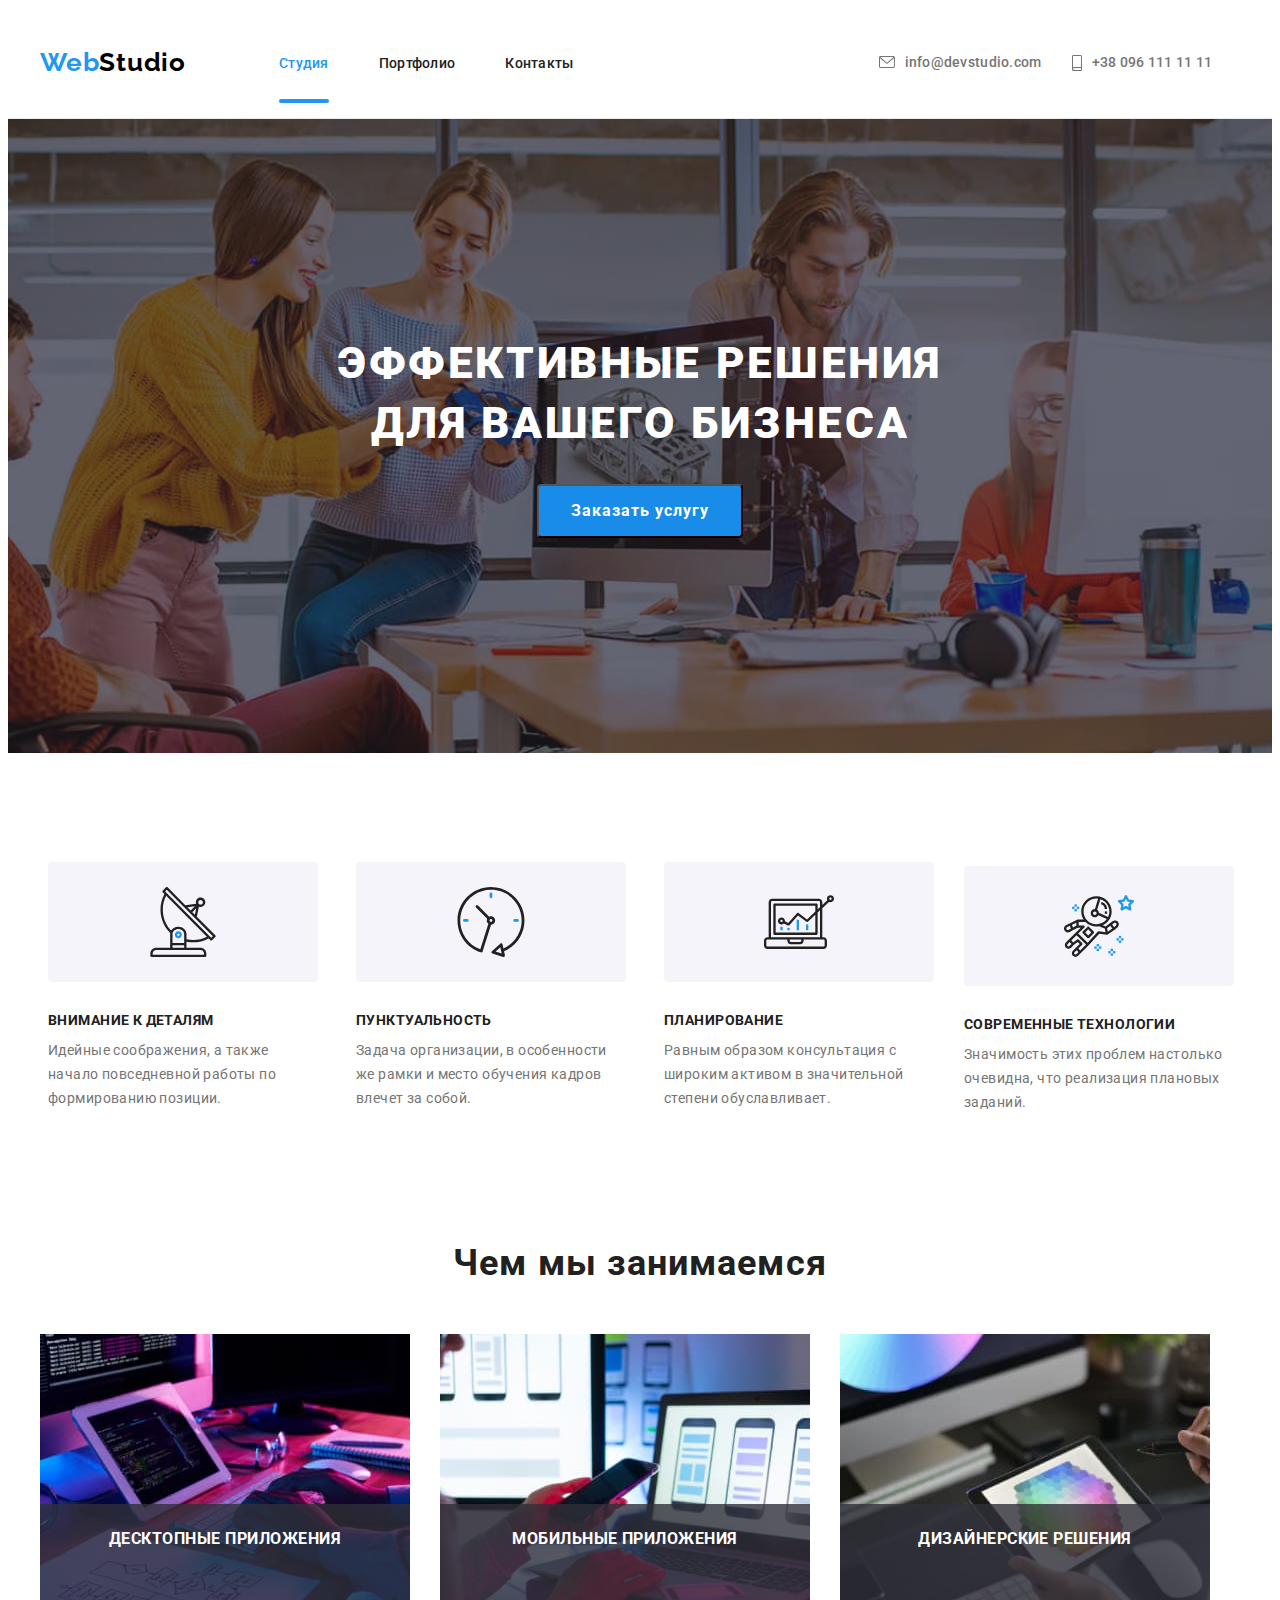
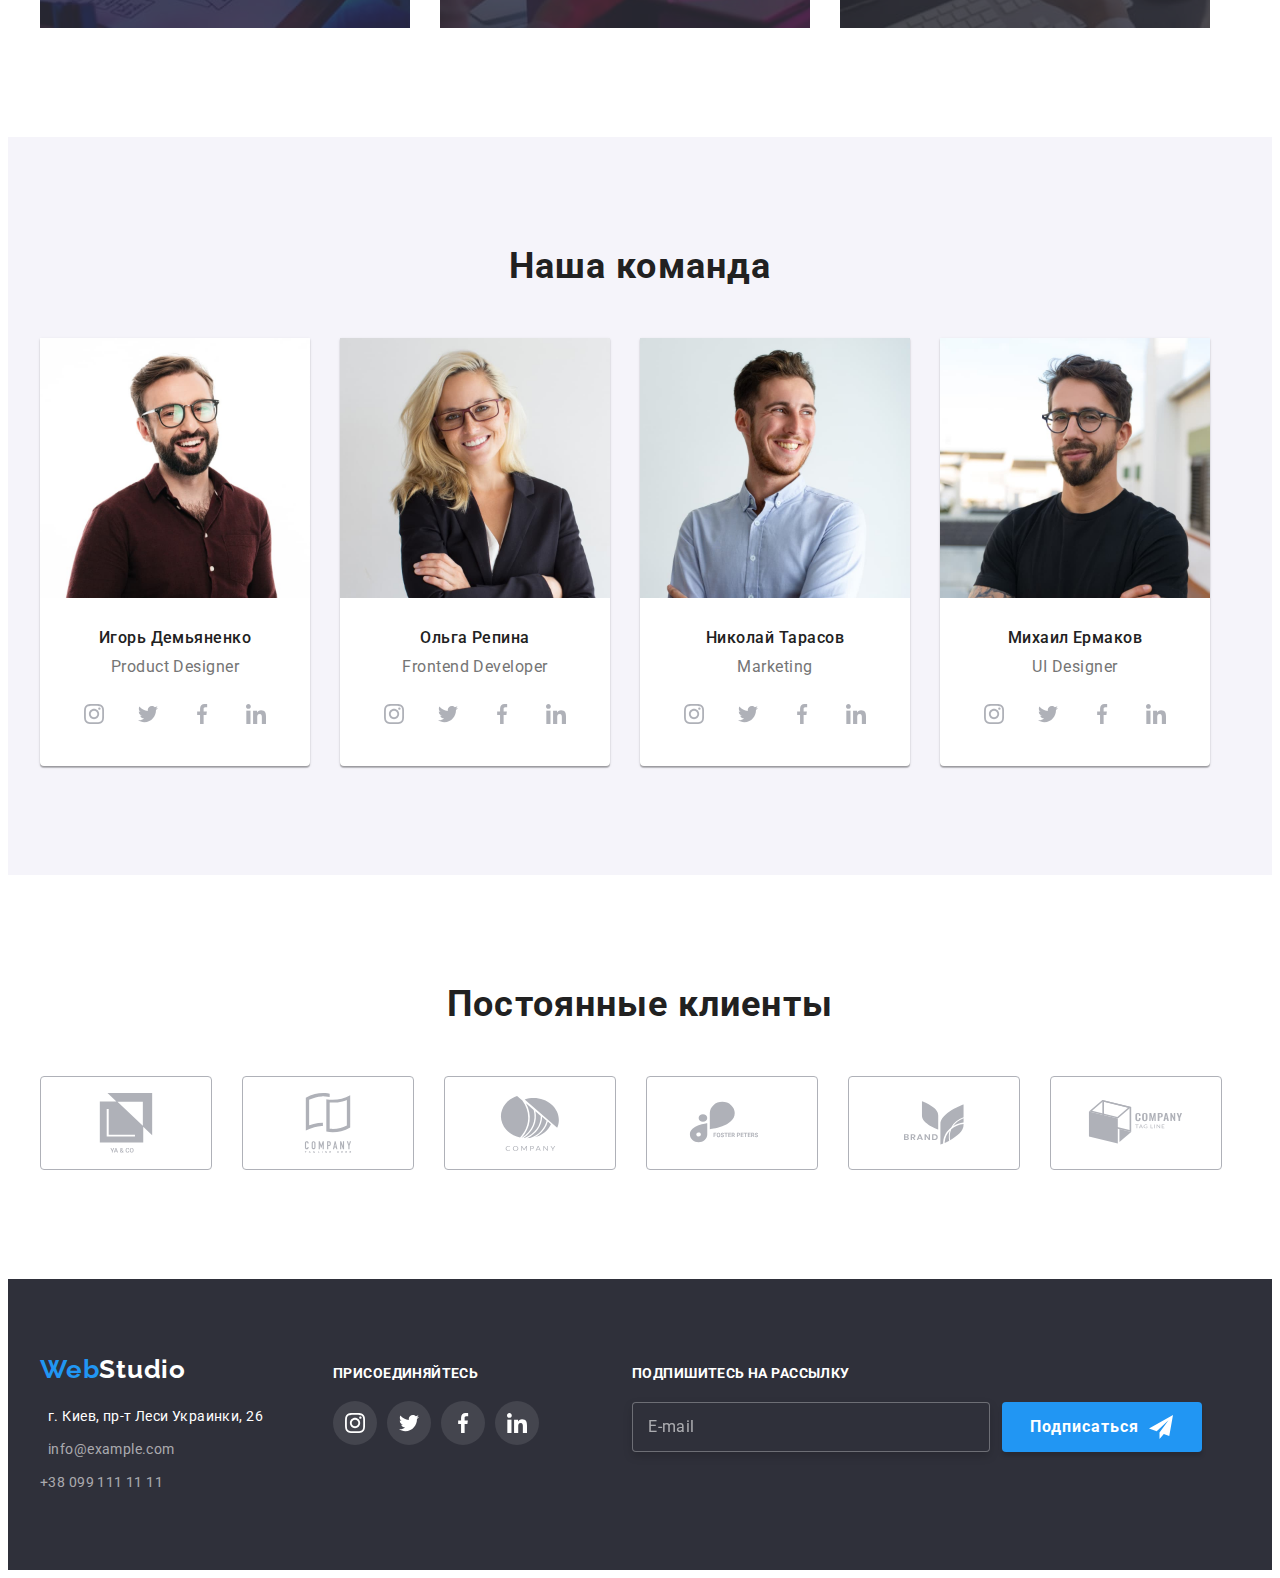
<file: index.html>
<!DOCTYPE html>
<html lang="ru">
<head>
    <meta charset="UTF-8">
    <meta http-equiv="X-UA-Compatible" content="IE=edge">
    <meta name="viewport" content="width=device-width, initial-scale=1.0">
    <title>WebStudio</title>
    <link rel="preconnect" href="https://fonts.gstatic.com">
    <link href="https://fonts.googleapis.com/css2?family=Raleway:wght@700&family=Roboto:wght@400;500;700;900&display=swap" rel="stylesheet">
    <link rel="stylesheet" href="https://cdnjs.cloudflare.com/ajax/libs/modern-normalize/0.2.0/modern-normalize.min.css" integrity="sha512-sqIVMkf5f8XGYI/UZYGs7wODxlUeoj9JknataPfUwtvrSKWMHrMXGZ7Evb6nabFYJQG15vFFyALe6r0nWCD1Ug==" crossorigin="anonymous" referrerpolicy="no-referrer" />
    <link rel="stylesheet" href="./css/styles.css">
</head>
<body> 
    <!--Секція HEADER-->
    <header class="header">
        <div class="container header-container">
            <nav class="navigation">
                        <!--Секція логотипа Logo-->
                <a class="logo" href="./">
                    <span class="logo-web">Web</span><span class="logo-s">Studio</span>
                </a>
                        <!--Секція навігації Menu-->
                <ul class="menu">
                    <li class="list-menu">
                        <a class="menu-link current" href="">Студия</a>
                    </li>
                    <li class="list-menu">
                        <a class="menu-link" href="./portfolio.html">Портфолио</a>
                    </li>
                    <li class="list-menu">
                        <a class="menu-link" href="">Контакты</a>
                    </li>
                </ul>
            </nav>
                        <!--Секція навігації Email та Tele-->
        <ul class="adress">
            <li class="list-adress">
                <a class="mail-link" href="emailto:info@devstudio.com">
                    <svg class="icon-list-adress" width="16" height="12">
                        <use href="./images/sprite.svg#mail"></use></svg>info@devstudio.com</a>
            </li>
            <li class="list-adress">
                <a class="tel-link" href="tel:+380961111111">
                    <svg class="icon-list-adress" width="10" height="16">
                        <use href="./images/sprite.svg#tel"></use></svg>+38 096 111 11 11</a>
            </li>
        </ul>
        </div>
    </header>

    <main>
        <!-- Секція HERO -->
        <section class="section-hero">
            <div class="container">
                <h1 class="hero-z">Эффективные решения 
                для вашего бизнеса</h1>
            <button class="modal-btn" type="button" data-modal-open>Заказать услугу</button>
            </div>
        </section>

        <!--Секція Section-1 Наши особенности-->
        <section class="section">
            <div class="container features-container">
            <h2 class="visualy-hidden">Наши особенности</h2>
            <ul class="features-menu">
                <li class="list">
                    <div class="features">
                    <svg class="features-list-icon" width="70" height="70">
                        <use href="./images/sprite.svg#sat">
                        </use>
                    </svg>
                    </div>
                    <h2 class="features-list">Внимание к деталям</h2>
                    <p class="hero-list-item">Идейные соображения, а также начало повседневной работы по формированию позиции.</p>
                </li>
                <li class="list">
                    <div class="features">
                        <svg class="features-list-icon" width="70" height="70">
                            <use href="./images/sprite.svg#clock">
                            </use>
                        </svg>
                    </div>
                    <h2  class="features-list">Пунктуальность</h2>
                    <p class="hero-list-item">Задача организации, в особенности же рамки и место обучения кадров влечет за собой.</p>
                </li>
                <li class="list">
                    <div class="features">
                        <svg class="features-list-icon" width="70" height="70">
                            <use href="./images/sprite.svg#diagram">
                            </use>
                        </svg>
                    </div>
                    <h2  class="features-list">Планирование</h2>
                    <p class="hero-list-item">Равным образом консультация с широким активом в значительной степени обуславливает.</p>
                </li>
                <li class="list">
                    <div class="features">
                        <svg class="features-list-icon" width="70" height="70">
                            <use href="./images/sprite.svg#astronaut">
                            </use>
                        </svg>
                    </div>
                    <h2  class="features-list">Современные технологии</h2>
                    <p class="hero-list-item">Значимость этих проблем настолько очевидна, что реализация плановых заданий.</p>
                </li>
            </ul>
            </div>
        </section>
        <!--Секція Section-2 Чем мы занимаемся-->
        <section class="work section">
            <div class="container">
                <h2 class="section-work">Чем мы занимаемся</h2>
                <ul class="work-section" >
                    <li class="work-list">
                        <div class="work-overlay">
                            <img src="./images/img-1.jpg" alt="Внимание к деталям" width="370" height="294">
                            <p class="overlay-work">
                                Десктопные приложения</p>
                        </div>
                    </li>
                    <li class="work-list">
                        <div class="work-overlay">
                            <img src="./images/img-2.jpg" alt="Пунктуальность" width="370" height="294">
                            <p class="overlay-work">
                            Мобильные приложения</p>
                        </div>
                    </li>
                    <li class="work-list">
                        <div class="work-overlay">
                            <img src="./images/img-3.jpg" alt="Современные технологии" width="370" height="294">
                            <p class="overlay-work">
                                Дизайнерские решения</p>
                        </div>
                    </li>
                </ul>
            </div>
        </section>

        <!--Секція Section-3 Наша команда-->
        <section class="section3 section">
            <div class="container">
            <h2 class="section-work">Наша команда</h2>
            <ul class="team-work">
                <li class="team-list">
                    <img src="./images/img-dem.jpg"  alt="Игорь Демьяненко" width="270" height="260">
                    <div class="team-item">
                        <h3 class="section-our-team">Игорь Демьяненко</h3>
                        <p class="section-profession">Product Designer</p>
                        <!--Список соціальних мереж-->
                        <ul class="social-network">
                            <li class="social-network-item">
                                <a class="social-network-link" href="">
                                    <svg class="social-network-icon" width="20" height="20">
                                        <use href="./images/sprite.svg#instagram">
                                        </use>
                                    </svg>
                                </a>
                            </li>
                            <li class="social-network-item">
                                <a class="social-network-link" href="">
                                    <svg class="social-network-icon" width="20" height="20">
                                        <use href="./images/sprite.svg#twitter">
                                        </use>
                                    </svg>
                                </a>
                            </li>
                            <li class="social-network-item">
                                <a class="social-network-link" href="">
                                    <svg class="social-network-icon" width="20" height="20">
                                        <use href="./images/sprite.svg#facebook">
                                        </use>
                                    </svg>
                                </a>
                            </li>
                            <li class="social-network-item">
                                <a class="social-network-link" href="">
                                    <svg class="social-network-icon" width="20" height="20">
                                        <use href="./images/sprite.svg#linkedin">
                                        </use>
                                    </svg>
                                </a>
                            </li>
                        </ul>
                        
                    </div>
                </li>
                <li class="team-list">
                    <img src="./images/img-op.jpg" alt="Ольга Репина" width="270" height="260">
                    <div class="team-item">
                        <h3 class="section-our-team">Ольга Репина</h3>
                        <p class="section-profession">Frontend Developer</p>
                        <!--Список соціальних мереж-->
                        <ul class="social-network">
                            <li class="social-network-item">
                                <a class="social-network-link" href="">
                                    <svg class="social-network-icon" width="20" height="20">
                                        <use href="./images/sprite.svg#instagram">
                                        </use>
                                    </svg>
                                </a>
                            </li>
                            <li class="social-network-item">
                                <a class="social-network-link" href="">
                                    <svg class="social-network-icon" width="20" height="20">
                                        <use href="./images/sprite.svg#twitter">
                                        </use>
                                    </svg>
                                </a>
                            </li>
                            <li class="social-network-item">
                                <a class="social-network-link" href="">
                                    <svg class="social-network-icon" width="20" height="20">
                                        <use href="./images/sprite.svg#facebook">
                                        </use>
                                    </svg>
                                </a>
                            </li>
                            <li class="social-network-item">
                                <a class="social-network-link" href="">
                                    <svg class="social-network-icon" width="20" height="20">
                                        <use href="./images/sprite.svg#linkedin">
                                        </use>
                                    </svg>
                                </a>
                            </li>
                        </ul>
                        
                    </div>
                </li>
                <li class="team-list">
                    <img src="./images/img-nt.jpg" alt="Николай Тарасов" width="270" height="260">
                    <div class="team-item">
                        <h3 class="section-our-team">Николай Тарасов</h3>
                        <p class="section-profession">Marketing</p>
                        <!--Список соціальних мереж-->
                        <ul class="social-network">
                            <li class="social-network-item">
                                <a class="social-network-link" href="">
                                    <svg class="social-network-icon" width="20" height="20">
                                        <use href="./images/sprite.svg#instagram">
                                        </use>
                                    </svg>
                                </a>
                            </li>
                            <li class="social-network-item">
                                <a class="social-network-link" href="">
                                    <svg class="social-network-icon" width="20" height="20">
                                        <use href="./images/sprite.svg#twitter">
                                        </use>
                                    </svg>
                                </a>
                            </li>
                            <li class="social-network-item">
                                <a class="social-network-link" href="">
                                    <svg class="social-network-icon" width="20" height="20">
                                        <use href="./images/sprite.svg#facebook">
                                        </use>
                                    </svg>
                                </a>
                            </li>
                            <li class="social-network-item">
                                <a class="social-network-link" href="">
                                    <svg class="social-network-icon" width="20" height="20">
                                        <use href="./images/sprite.svg#linkedin">
                                        </use>
                                    </svg>
                                </a>
                            </li>
                        </ul>
                    </div>
                <li class="team-list">
                    <img src="./images/img-me.jpg" alt="Михаил Ермаков" width="270" height="260">
                    <div class="team-item">
                        <h3 class="section-our-team">Михаил Ермаков</h3>
                        <p class="section-profession">UI Designer</p>
                        <ul class="social-network">
                            <li class="social-network-item">
                                <a class="social-network-link" href="">
                                    <svg class="social-network-icon" width="20" height="20">
                                        <use href="./images/sprite.svg#instagram">
                                        </use>
                                    </svg>
                                </a>
                            </li>
                            <li class="social-network-item">
                                <a class="social-network-link" href="">
                                    <svg class="social-network-icon" width="20" height="20">
                                        <use href="./images/sprite.svg#twitter">
                                        </use>
                                    </svg>
                                </a>
                            </li>
                            <li class="social-network-item">
                                <a class="social-network-link" href="">
                                    <svg class="social-network-icon" width="20" height="20">
                                        <use href="./images/sprite.svg#facebook">
                                        </use>
                                    </svg>
                                </a>
                            </li>
                            <li class="social-network-item">
                                <a class="social-network-link" href="">
                                    <svg class="social-network-icon" width="20" height="20">
                                        <use href="./images/sprite.svg#linkedin">
                                        </use>
                                    </svg>
                                </a>
                            </li>
                        </ul>
                    </div>
                </li>
            </ul>
            </div>
        </section>

        <!--Секція Section-4 Постоянные клиенты-->
        <section class="section4 section">
            <div class="container">
                <h2 class="section-work">
                Постоянные клиенты
                </h2>
                    <ul class="client">
                        <li class="client-item">
                            <a class="client-link" href="">
                                <svg class="client-icon" width="106" height="60">
                                    <use href="./images/sprite.svg#client_1">
                                    </use>
                                </svg>
                            </a>
                        </li>
                        <li class="client-item">
                            <a class="client-link" href="">
                                <svg class="client-icon" width="106" height="60">
                                    <use href="./images/sprite.svg#client_2">
                                    </use>
                                </svg>
                            </a>
                        </li>
                        <li class="client-item">
                            <a class="client-link" href="">
                                <svg class="client-icon" width="106" height="60">
                                    <use href="./images/sprite.svg#client_3">
                                    </use>
                                </svg>
                            </a>
                        </li>
                        <li class="client-item">
                            <a class="client-link" href="">
                                <svg class="client-icon" width="106" height="60">
                                    <use href="./images/sprite.svg#client_4">
                                    </use>
                                </svg>
                            </a>
                        </li>
                        <li class="client-item">
                            <a class="client-link" href="">
                                <svg class="client-icon" width="106" height="60">
                                    <use href="./images/sprite.svg#client_5">
                                    </use>
                                </svg>
                            </a>
                        </li>
                        <li class="client-item">
                            <a class="client-link" href="">
                                <svg class="client-icon" width="106" height="60">
                                    <use href="./images/sprite.svg#client_6">
                                    </use>
                                </svg>
                            </a>
                        </li>
                    </ul>
            </div>
        </section>
    </main>

        <!-- Секція-footer Контакти-->
    <footer class="footer">
        <div class="container footer-container">
                                            <!--Контакти-->
            <div class="adres-footer">
                <a class="logo-footer" href="./">
                    <span class="logo-footer-web">Web</span><span class="logo-footer-s">Studio</span>
                </a>
                    <address>
                        <ul class="adress-list">
                            <li class="list">
                                <a class="footer-adres-1" href="https://goo.gl/maps/1ds3YkNvuFU2GXz48" target="_blank" rel="noopener noreferrer">
                                    г. Киев, пр-т Леси Украинки, 26
                                </a>
                            </li>
                            <li class="list">
                                <a class="footer-adres-2" href="mailto:info@example.com">
                                    info@example.com
                                </a>
                            </li>
                            <li class="list">
                                <a class="footer-adres-2" href="tel:+380991111111">
                                    +38 099 111 11 11
                                </a>
                            </li>
                        </ul>
                    </address>
            </div>
                                            <!--Присоединяйтесь-->
            <div class="join">
                <h3 class="join-title">
                    присоединяйтесь
                </h3>
                <ul class="join-list">
                    <li class="join-item">
                        <a class="join-link" href="">
                            <svg class="join-icon" width="20" height="20">
                                <use href="./images/sprite.svg#instagram">
                                </use>
                            </svg>
                        </a>
                    </li>
                    <li class="join-item">
                        <a class="join-link" href="">
                            <svg class="join-icon" width="20" height="20">
                                <use href="./images/sprite.svg#twitter">
                                </use>
                            </svg>
                        </a>
                    </li>
                    <li class="join-item">
                        <a class="join-link" href="">
                            <svg class="join-icon" width="20" height="20">
                                <use href="./images/sprite.svg#facebook">
                                </use>
                            </svg>
                        </a>
                    </li>
                    <li class="join-item">
                        <a class="join-link" href="">
                            <svg class="join-icon" width="20" height="20">
                                <use href="./images/sprite.svg#linkedin">
                                </use>
                            </svg>
                        </a>
                    </li>
                </ul>
            </div>
                                            <!--Підписка на розсилку-->
            <div class="mailing">
                <label for="email-send" class="mailing-label">Подпишитесь на рассылку</label>
                <div class="message">
                    <form action="#" class="form-send">
                        <input id="email-send" type="email" class="input-form-send" placeholder="E-mail" name="email">
                        <button type="submit" class="button-send"> Подписаться
                            <svg class="send-icon" width="24" height="24">
                                <use href="./images/sprite.svg#send">
                                </use>
                            </svg>
                        </button>
                    </form>
                </div>
            </div>
        </div>
    </footer>

    <!--Модальное окно-->
    <div class="backdrop is-hidden" data-modal>
        <div class="modal">
            <button type="button" class="close-btn" data-modal-close>
                <svg class="icon-close" width="18" height="18">
                    <use href="./images/sprite.svg#close">
                    </use></svg></button>

            <form action="#" class="modal-form">
                <p class="modal-form-head">Оставьте свои данные, мы вам перезвоним</p>
                <!--iNPUT-->
                <label for="" class="modal-form-field">
                    Имя
                    <span class="modal-form-input-wrapper">
                        <input type="text" class="modal-form-input" name="user-name" minlength="2"
                        pattern="[a-zA-Zа-яёАЯЁ]+" title="Имя должно содержать сиволы кирилицы или латиницы" required>
                        <svg class="modal-form-icon" width="18" height="18">
                            <use href="./images/sprite.svg#person">
                            </use></svg>
                    </span>
                </label>
                <label for="" class="modal-form-field">
                    Телефон
                    <span class="modal-form-input-wrapper">
                        <input type="tel" class="modal-form-input" name="user-phone" 
                        pattern="[0-9]{3}-[0-9]{3}-[0-9]{2}-[0-9]{2}" title="096-000-00-00" required>
                        <svg class="modal-form-icon" width="18" height="18">
                            <use href="./images/sprite.svg#phone">
                            </use></svg>
                    </span>
                </label>
                <label for="" class="modal-form-field">
                    Почта
                    <span class="modal-form-input-wrapper">
                        <input type="email" class="modal-form-input" name="user-email">
                        <svg class="modal-form-icon" width="18" height="18">
                            <use href="./images/sprite.svg#email">
                            </use></svg>
                    </span>
                </label>
                <label for="" class="modal-form-field">
                    Комментарий
                    <textarea name="user-message" class="modal-form-message" placeholder="Введите текст"></textarea>
                </label>
                <!--CHECKBOX-->
                <input type="checkbox" class="modal-form-checkbox visualy-hidden" id="accept-policy">
                <label for="accept-policy" class="modal-form-checkbox-label">Соглашаюсь с рассылкой и принимаю &nbsp; <a href="#" class="modal-form-label-link"> Условия договора</a></label>
                <button type="submit" class="modal-form-btn">Отправить</button>
            </form>
        </div>
    </div>
    <!--Секція JS-->
    <script src="./js/modal.js"></script>
</body>
</html>
</file>
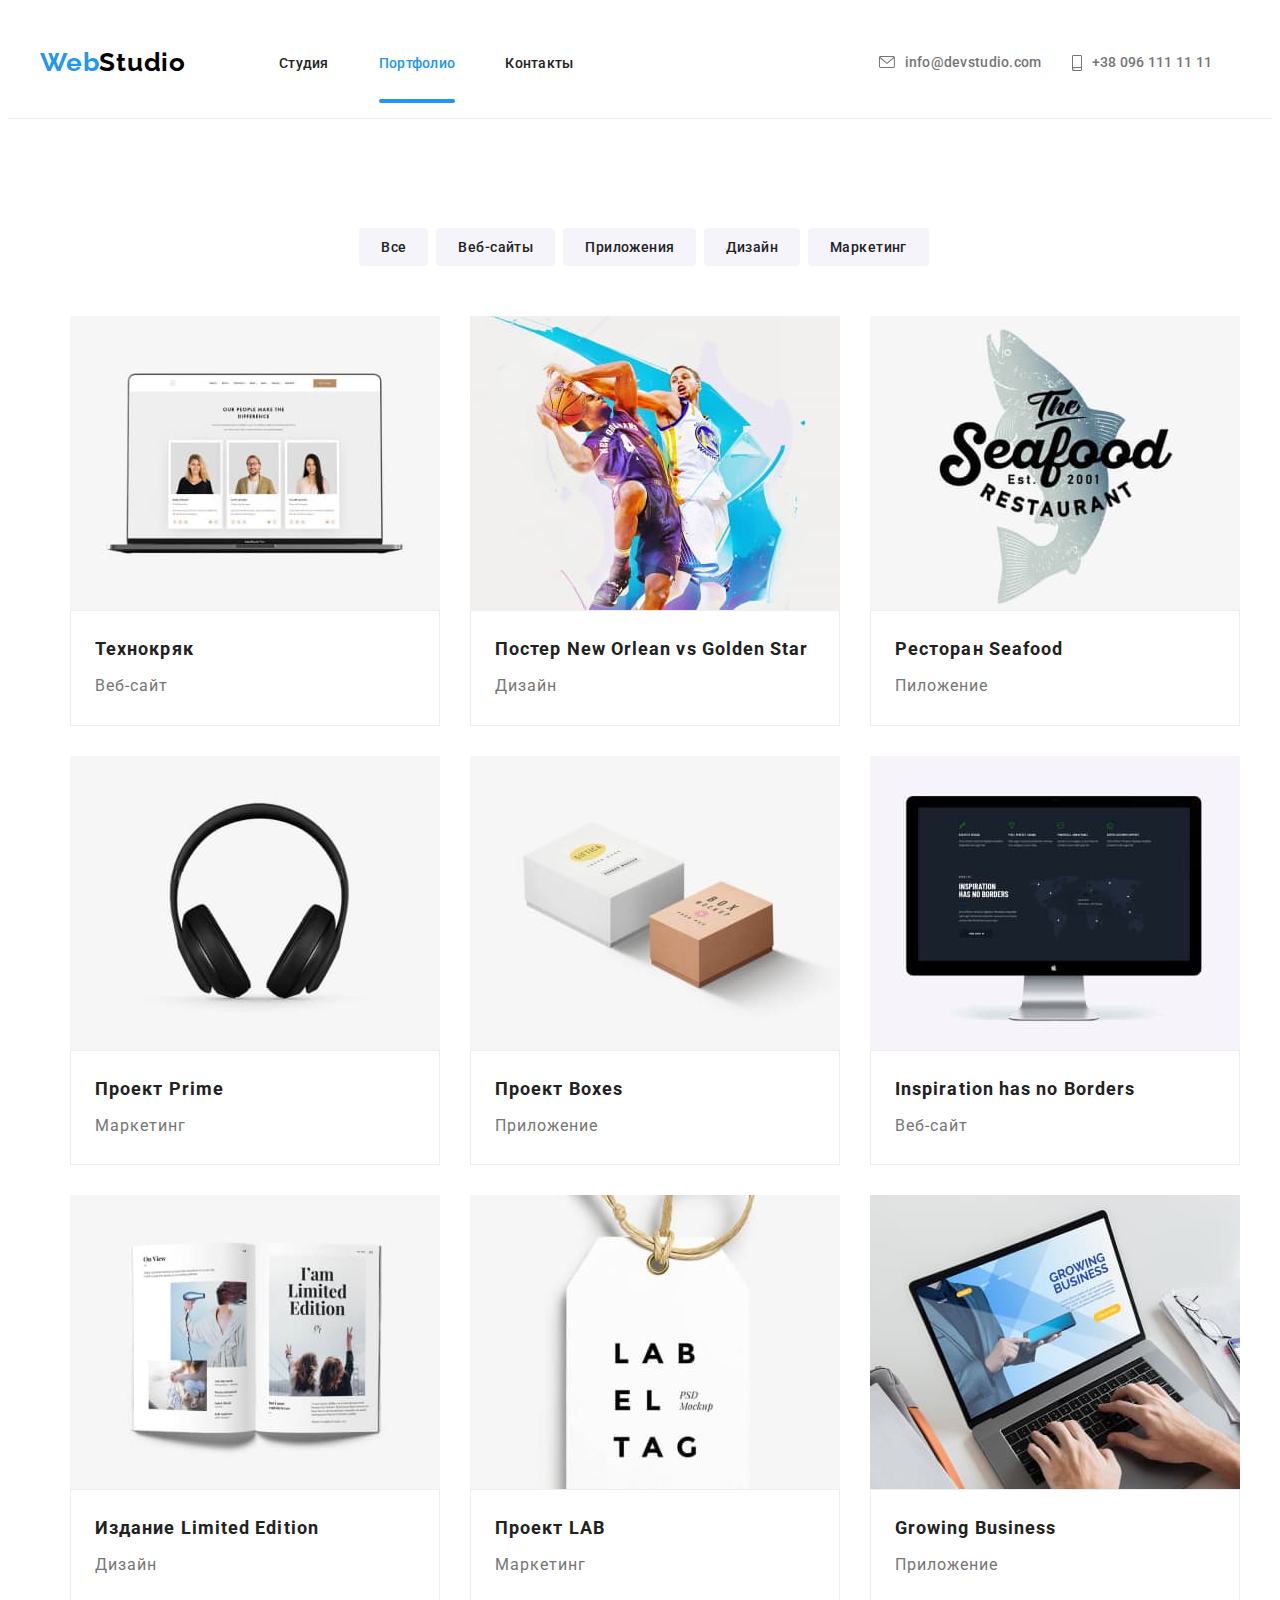
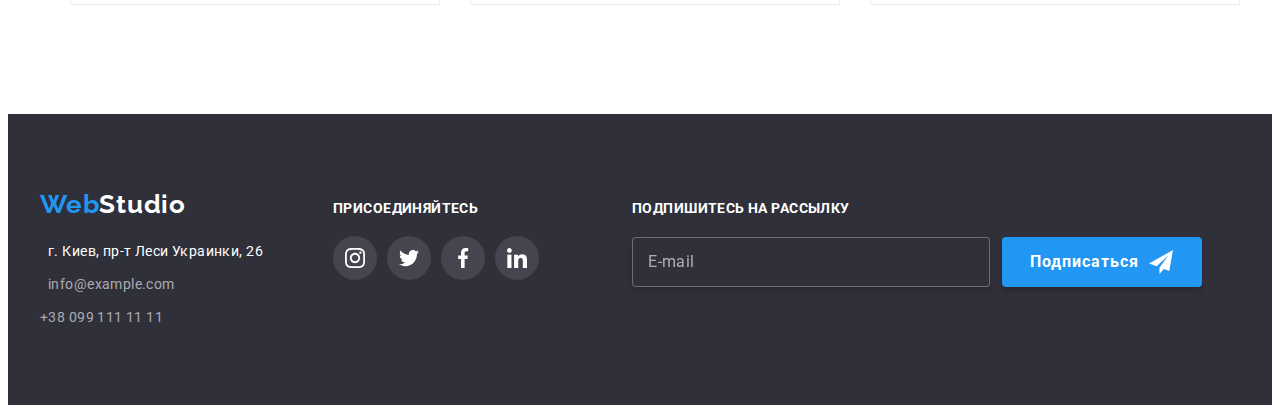
<file: portfolio.html>
<!DOCTYPE html>
<html lang="en">
<head>
    <meta charset="UTF-8">
    <meta http-equiv="X-UA-Compatible" content="IE=edge">
    <meta name="viewport" content="width=device-width, initial-scale=1.0">
    <title>Portfolio</title>
    <link rel="preconnect" href="https://fonts.gstatic.com">
    <link href="https://fonts.googleapis.com/css2?family=Raleway:wght@700&family=Roboto:wght@400;500;700;900&display=swap" rel="stylesheet">
    <link rel="stylesheet" href="https://cdnjs.cloudflare.com/ajax/libs/modern-normalize/0.2.0/modern-normalize.min.css" integrity="sha512-sqIVMkf5f8XGYI/UZYGs7wODxlUeoj9JknataPfUwtvrSKWMHrMXGZ7Evb6nabFYJQG15vFFyALe6r0nWCD1Ug==" crossorigin="anonymous" referrerpolicy="no-referrer" />
    <link rel="stylesheet" href="./css/styles.css">
</head>
<body>
    <!--Секція HEADER-->
    <header class="header">
        <div class="container header-container">
            <nav class="navigation">
                <a class="logo" href="./index.html">
                    <span class="logo-web">Web</span><span class="logo-s">Studio</span></a>
                    <ul class="menu">
                        <li class="list-menu">
                            <a class="menu-link" href="./index.html">Студия</a>
                        </li>
                        <li class="list-menu">
                            <a class="menu-link current" href="./portfolio.html">Портфолио</a>
                        </li>
                        <li class="list-menu">
                            <a class="menu-link" href="">Контакты</a>
                        </li>
                    </ul>
            </nav>
            <!--Секція навігації email та tel-->
            <ul class="adress">
                <li class="list-adress">
                    <a class="mail-link" href="emailto:info@devstudio.com">
                        <svg class="icon-list-adress" width="16" height="12">
                            <use href="./images/sprite.svg#mail"></use></svg>info@devstudio.com</a>
                </li>
                <li class="list-adress">
                    <a class="tel-link" href="tel:+380961111111">
                        <svg class="icon-list-adress" width="10" height="16">
                            <use href="./images/sprite.svg#tel"></use></svg>+38 096 111 11 11</a>
                </li>
            </ul>
        </div>
    </header>

<!--HERO-->
<main>
    <section class="portfolio-section">
        <div class="container">
            <ul class="porfolio-menu">
                <li class="list-portfolio-menu">
                    <button class="modal-btn-portfolio" type="button">Все</button>
                </li>
                <li class="list-portfolio-menu">
                    <button class="modal-btn-portfolio" type="button">Веб-сайты</button>
                </li>
                <li class="list-portfolio-menu">
                    <button class="modal-btn-portfolio" type="button">Приложения</button>
                </li>
                <li class="list-portfolio-menu">
                    <button class="modal-btn-portfolio" type="button">Дизайн</button>
                </li>
                <li class="list-portfolio-menu">
                    <button class="modal-btn-portfolio" type="button">Маркетинг</button>
                </li>
            </ul>
    
    <!--Content-->
        <ul class="portfolio-content">
        <li class="portfolio-list-content">
            <a class="portfolio-link" href="">
                <div class="portfolio-overlay">
                    <img src="./images/texno-kryak.jpg" alt="Технокряк"  width="370" height="294">
                    <p class="overlay">Технокряк это современная площадка распространения коронавируса. Компании используют эту платформу для цифрового шпионажа и атак на защищённые сервера конкурентов.
                    </p>
                </div>
                <div class="border-portfolio">
                    <h2 class="portfolio-list">Технокряк</h2>
                    <p class="portfolio-list-item">Веб-сайт</p>
                </div>
            </a>
        </li>
        <li class="portfolio-list-content">
            <a class="portfolio-link" href="">
                <div class="portfolio-overlay">
                    <img src="./images/design.jpg" alt="Постер New Orlean vs Golden Star"  width="370" height="294">
                    <p class="overlay">Технокряк это современная площадка распространения коронавируса. Компании используют эту платформу для цифрового шпионажа и атак на защищённые сервера конкурентов.
                    </p>
                </div>
                <div class="border-portfolio">
                    <h2 class="portfolio-list">Постер New Orlean vs Golden Star</h2>
                    <p class="portfolio-list-item">Дизайн</p>
                </div> 
            </a>
        </li>
        <li class="portfolio-list-content">
            <a class="portfolio-link" href="">
                <div class="portfolio-overlay">
                    <img src="./images/restoran.jpg" alt="Ресторан Seafood"  width="370" height="294">
                    <p class="overlay">Технокряк это современная площадка распространения коронавируса. Компании используют эту платформу для цифрового шпионажа и атак на защищённые сервера конкурентов.
                    </p>
                </div>
                <div class="border-portfolio">
                    <h2 class="portfolio-list">Ресторан Seafood</h2>
                    <p class="portfolio-list-item">Пиложение</p>
                </div>
            </a>
        </li>
        <li class="portfolio-list-content">
            <a class="portfolio-link" href="">
                <div class="portfolio-overlay">
                    <img src="./images/prime.jpg" alt="Проект Prime"  width="370" height="294">
                    <p class="overlay">Технокряк это современная площадка распространения коронавируса. Компании используют эту платформу для цифрового шпионажа и атак на защищённые сервера конкурентов.
                    </p>
                </div>
                <div class="border-portfolio">
                    <h2 class="portfolio-list">Проект Prime</h2>
                    <p class="portfolio-list-item">Маркетинг</p>
                </div>
            </a>
        </li>
        <li class="portfolio-list-content">
            <a class="portfolio-link" href="">
                <div class="portfolio-overlay">
                    <img src="./images/boxes.jpg" alt="Проект Boxes"  width="370" height="294">
                    <p class="overlay">Технокряк это современная площадка распространения коронавируса. Компании используют эту платформу для цифрового шпионажа и атак на защищённые сервера конкурентов.
                    </p>
                </div>
                <div class="border-portfolio">
                    <h2 class="portfolio-list">Проект Boxes</h2>
                    <p class="portfolio-list-item">Приложение</p>
                </div>
            </a>
        </li>
        <li class="portfolio-list-content">
            <a class="portfolio-link" href="">
                <div class="portfolio-overlay">
                    <img src="./images/borders.jpg" alt="Inspiration has no Borders"  width="370" height="294">
                    <p class="overlay">Технокряк это современная площадка распространения коронавируса. Компании используют эту платформу для цифрового шпионажа и атак на защищённые сервера конкурентов.
                    </p>
                </div>
                <div class="border-portfolio">
                    <h2 class="portfolio-list">Inspiration has no Borders</h2>
                    <p class="portfolio-list-item">Веб-сайт</p>
                </div>
            </a>        
        </li>
        <li class="portfolio-list-content">
            <a class="portfolio-link" href="">
                <div class="portfolio-overlay">
                    <img src="./images/limited-edition.jpg" alt="Издание Limited Editions"  width="370" height="294">
                    <p class="overlay">Технокряк это современная площадка распространения коронавируса. Компании используют эту платформу для цифрового шпионажа и атак на защищённые сервера конкурентов.
                    </p>
                </div>
                <div class="border-portfolio">
                    <h2 class="portfolio-list">Издание Limited Edition</h2>
                    <p class="portfolio-list-item">Дизайн</p>
                </div>
            </a>
        </li>
        <li class="portfolio-list-content">
            <a class="portfolio-link" href="">
                <div class="portfolio-overlay">
                    <img src="./images/lab.jpg" alt="Проект LAB"  width="370" height="294">
                    <p class="overlay">Технокряк это современная площадка распространения коронавируса. Компании используют эту платформу для цифрового шпионажа и атак на защищённые сервера конкурентов.
                    </p>
                </div>
                <div class="border-portfolio">
                    <h2 class="portfolio-list">Проект LAB</h2>
                    <p class="portfolio-list-item">Маркетинг</p>
                </div>
            </a>
        </li>
        <li class="portfolio-list-content">
            <a class="portfolio-link" href="">
                <div class="portfolio-overlay">
                    <img src="./images/business.jpg" alt="Growing Business"  width="370" height="294">
                    <p class="overlay">Технокряк это современная площадка распространения коронавируса. Компании используют эту платформу для цифрового шпионажа и атак на защищённые сервера конкурентов.
                    </p>
                </div>
                <div class="border-portfolio">
                    <h2 class="portfolio-list">Growing Business</h2>
                    <p class="portfolio-list-item">Приложение</p>
                </div>
            </a>
        </li>
    </ul>
    </div>
    </section>
</main>

<!--Контакти-->
<footer class="footer">
    <div class="container footer-container">
                                        <!--Контакти-->
        <div class="adres-footer">
            <a class="logo-footer" href="./">
                <span class="logo-footer-web">Web</span><span class="logo-footer-s">Studio</span></a>
                <address>
                    <ul class="adress-list">
                        <li class="list">
                            <a class="footer-adres-1" href="https://goo.gl/maps/1ds3YkNvuFU2GXz48" target="_blank" rel="noopener noreferrer">
                                г. Киев, пр-т Леси Украинки, 26
                            </a>
                        </li>
                        <li class="list">
                            <a class="footer-adres-2" href="mailto:info@example.com">
                                info@example.com
                            </a>
                        </li>
                        <li class="list">
                            <a class="footer-adres-2" href="tel:+380991111111">
                                +38 099 111 11 11
                            </a>
                        </li>
                    </ul>
                </address>
        </div>
                                        <!--Присоединяйтесь-->
        <div class="join">
            <h3 class="join-title">
                присоединяйтесь
            </h3>
            <ul class="join-list">
                <li class="join-item">
                    <a class="join-link" href="">
                        <svg class="join-icon" width="20" height="20">
                            <use href="./images/sprite.svg#instagram">
                            </use>
                        </svg>
                    </a>
                </li>
                <li class="join-item">
                    <a class="join-link" href="">
                        <svg class="join-icon" width="20" height="20">
                            <use href="./images/sprite.svg#twitter">
                            </use>
                        </svg>
                    </a>
                </li>
                <li class="join-item">
                    <a class="join-link" href="">
                        <svg class="join-icon" width="20" height="20">
                            <use href="./images/sprite.svg#facebook">
                            </use>
                        </svg>
                    </a>
                </li>
                <li class="join-item">
                    <a class="join-link" href="">
                        <svg class="join-icon" width="20" height="20">
                            <use href="./images/sprite.svg#linkedin">
                            </use>
                        </svg>
                    </a>
                </li>
            </ul>
        </div>
        
                <!--Підписка на розсилку-->
        <div class="mailing">
            <label for="email-send" class="mailing-label">Подпишитесь на рассылку</label>
                <div class="message">
                    <form action="#" class="form-send">
                        <input id="email-send" type="email" class="input-form-send" placeholder="E-mail" name="email">
                        <button type="submit" class="button-send"> Подписаться
                            <svg class="send-icon" width="24" height="24">
                            <use href="./images/sprite.svg#send"></use>
                            </svg>
                        </button>
                    </form>
                </div>
        </div>
    </div>
</footer>

</body>
</html>
</file>
<file: css/styles.css>
/*Стилізація верхнього меню секції HEADER*/
:root{
    --color-text: #2196F3;
    --color-text-logo: black;  
    --color-text-menu:#212121;
    --color-text-mail-tel:#757575;
    --color-text-section: #212121;
    --color-sections-text:#757575;
    --text-color-hero:#FFFFFF;
    --color-text-footer-logo-s: white;

    --color-border-header: #ECECEC;
    --color-border-portfolio: #EEEEEE;
    --color-svg-border: #AFB1B8;

    --background-color-hero: #2f303a;
    --background-color-btn: #188ce8;
    --background-color-footer:#2F303A;
    --background-color-section3: #F5F4FA;
    --background-color-modal-btn-potfolio:#2196F3;

    --font-family-text: Roboto;
    --font-family-logo: Raleway;
}

/*Обнуление отступов*/
h1,
h2,
h3,
h4,
h5,
h6,
p {
    margin-top: 0;
    margin-bottom: 0;
}

ul,ol{
    margin-top: 0;
    margin-bottom: 0;
    padding-left: 0;
    list-style: none;
}

img{
    display: block;
}
/*Обнуление отступов*/
.container
{
    width: 1200px;
    margin: 0 auto;
    padding: 15px 15px;

}

/*---Секція HEADER------*/
.header-container
{
    display: flex;
    align-items: center;
}
.header{
    padding-top: 24px;
    padding-bottom: 25px;
    border-bottom: 1px solid var(--color-border-header);
}
.navigation
{
    display: flex;
    align-items: center;
}
.menu
{
    display: flex;
    align-items: center;
}
.logo
{
    margin-right: 93px;
}

/*Логотип WebStudio*/
.logo{
    font-family: Raleway; 
    font-style: normal; 
    font-weight: bold;
    font-size: 26px; 
    line-height: 31px;
    letter-spacing: 0.03em;
    color: var(--color-text);
    text-decoration: none
    text-shadow: 0 4 4
    rgba(0,0,0,0.25);
    text-decoration: none /*прибирає підкреслення*/
    }
.logo-web
{
    color: var(--color-text);
}
.logo-s
{
    color: var(--color-text-logo);
}
/*Стилізація блокім меню: Студія,Потфоліо...*/
.list-menu:not(:last-child){
    margin-right: 50px;
}

.menu-link.current{
    color: var(--color-text);
}
.menu-link{
    position: relative;
    font-family: Roboto; 
    font-style: normal; 
    font-weight: 500; 
    font-size: 14px; 
    line-height: 1.14; 
    letter-spacing: 0.02em;
    color: var(--color-text-section);
    text-decoration: none;
    padding-top: 32px;
    padding-bottom:32px;
    transition: color 250ms linear;
}
.menu-link.current::after{/*підкреслення активної сторінки*/
    content: "";
    position: absolute;
    width: 100%;
    height: 4px;
    left: 0;
    bottom: 0;
    top: 76px;
    display: block;
    background: var(--background-color-modal-btn-potfolio);
    border-radius: 2px;
    
}

/*Стилізація блоків меню: tел, Mайл*/
.adress
{
    display: flex;
    align-items: center;
}
.list-adress
{
    list-style: none; /*прибирає точки в списку*/
    margin-right: auto;
    transition: color 250ms linear;
}
.mail-link{
    display: flex;
    align-items: center;
    margin-left: 305px;
    
    font-family: Roboto; 
    font-style: normal; 
    font-weight: 500; 
    font-size: 14px; 
    line-height: 1.14; 
    letter-spacing: 0.02em;
    color: var(--color-text-mail-tel);
    text-decoration: none;
    transition: color 250ms linear;
}
.tel-link{   
    display: flex;
    align-items: center;
    margin-left: 30px;
    
    font-family: Roboto; 
    font-style: normal; 
    font-weight: 500; 
    font-size: 14px; 
    line-height: 1.14; 
    letter-spacing: 0.02em;
    color: var(--color-text-mail-tel);
    text-decoration: none;
    transition: color 250ms linear;
}
.icon-list-adress{
    margin-right: 10px;
    fill: currentColor;
    transition: color 250ms linear;
}
.menu-link:hover,
.menu-link:focus
{
    color: var(--color-text);
}
.icon-list-adress:hover,
.icon-list-adress:focus{
    color:currentColor var(--color-text);
}
.mail-link:hover,
.mail-link:focus
{
    color: var(--color-text);
}
.tel-link:hover,
.tel-link:focus
{
    color: var(--color-text);
}

/*----------------------------------------*/
/*Стилізація секції HERO*/
.section-hero
{   
    background-image:linear-gradient(rgba(47,48,58,0.4), rgba(47,48,58,0.4)), url("../images/hero.jpg");
    background-repeat: no-repeat;
    background-position: center;
    background-size: cover;
    /*background-color: #2f303a;*/
    text-align: center;
    padding-top: 200px;
    padding-bottom: 200px;
}
.hero-z
{
    align-items: center;
    width: 696px;
    margin: auto;
    margin-bottom: 30px;
    font-family: Roboto; 
    font-style: normal; 
    font-weight: 900; 
    font-size: 44px; 
    line-height: 1.36;
    letter-spacing: 0.06em;
    color: var(--text-color-hero);
    text-transform: uppercase;
}

.modal-btn 
{
    background: var(--background-color-btn);
    border-radius:4px ; 
    padding: 10px 32px;
    font-family: Roboto; 
    font-style: normal; 
    font-weight: bold; 
    font-size: 16px; 
    line-height: 30px;
 /* identical to box height, 187% */
    align-items: center; 
    text-align: center; 
    letter-spacing: 0.06em;
    border-radius:4px ;
    color: var(--text-color-hero);
    cursor: pointer; 
}

/*Стилізація секцій */
/*Секція особенності Section-1*/
.section
{
    padding-top: 94px;
    padding-bottom: 94px;
    margin: auto;
}
.features-container
{
    display: flex;
    align-items: center;
}
.features-menu
{
    display: flex;
    align-items: center;
    margin-right: -30px;
    justify-content: center;
}
.features-menu{
    flex-basis: calc(100%/4 - 270px);
}

/*.list{
    width: 270px;
}
.list:not(:last-child)
{
    margin-right: 30px;
}

*/
.features-list
{
    margin-top: 30px;
    margin-bottom: 10px;
    font-family: Roboto; 
    font-style: normal; 
    font-weight: bold; 
    font-size: 14px; 
    line-height: 16px;
    letter-spacing: 0.03em;
    text-transform: uppercase;
    color: var(--color-text-section);
}
.features{
    width: 270px;
    margin-bottom: 30px;
    display: flex;
    justify-content: center;
    align-items: center;
    background-color: var(--background-color-section3);
    margin-right: 30px;
    border-radius: 4px;
}
.features-list-icon{
    background-color: var(--background-color-section3);
    border-radius: 0px 4px 4px 0px 0.25;
    margin-top: 25px;
    margin-bottom: 25px;
    margin-left: 100px;
    margin-right: 100px;
}

.hero-list-item
{
    margin-right: 30px;
    font-family: Roboto; 
    font-style: normal; 
    font-weight: normal; 
    font-size: 14px; 
    line-height: 24px;
    letter-spacing: 0.03em;
    color: var(--color-text-mail-tel);
}

/*Секція чим займаємося Section-2*/
.work{
    padding: 0;
    padding-bottom: 94px;
}
.section-work
{
    font-family: Roboto; 
    font-style: normal; 
    font-weight: bold; 
    font-size: 36px; 
    line-height: 1.16;
    letter-spacing: 0.03em;
    color: var(--color-text-section);
    margin-bottom: 50px;
    text-align: center;
}

.work-section
{
    display: flex;
    align-items: center;
}
.work-list:not(:last-child)
{
    margin-right: 30px;
    list-style: none;
}
/*Опис вспливаючого вікна на контенті*/

.work-overlay{
    position: relative;
    overflow: hidden;
}
.overlay-work{
    position: absolute;
    padding-top: 27px;
    padding-bottom: 27px;

    font-family: Roboto;
    font-style: normal;
    font-weight: bold;
    font-size: 16px;
    line-height: 16px;
    text-align: center;
    letter-spacing: 00.03em;
    text-transform: uppercase;
    color: var(--text-color-hero);

    background: rgba(47,48,58,0.8);
    width: 100%;
    height: 70px;
    bottom: 0;
    left: 0;
    overflow: auto;
}


/*Секція наша команда Section-3*/

.section3
{
    background: var(--background-color-section3);
    padding-bottom: 94px;
}
.team-work
{
    display: flex;
    align-items: center;
}
.team-list/*:not(:last-child)*/{
    background-color: var(--text-color-hero);
    margin-right: 30px;
    list-style: none;
    box-shadow: 
0px 1px 3px rgba(0, 0, 0, 0.12), 
0px 1px 1px rgba(0, 0, 0, 0.14), 
0px 2px 1px rgba(0, 0, 0, 0.20);
    border-radius: 0px 0px 4px 4px;
}
.team-item{
    padding: 30px 0px;
}
.section-our-team
{
    font-family: Roboto; 
    font-style: normal; 
    font-weight: 500; 
    font-size: 16px; 
    line-height: 1.19;
    letter-spacing: 0.03em;
    text-align: center;
    color: var(--color-text-section);
    margin-bottom: 10px;
}
.section-profession
{
    
    font-family: Roboto; 
    font-style: normal; 
    font-weight: normal; 
    font-size: 16px; 
    line-height: 1.19;
    letter-spacing: 0.03em;
    text-align: center;
    color: var(--color-sections-text);
}
.social-network{
    display: flex;
    justify-content: center;
    margin-top: 16px;
    margin-left: -10px;
}
.social-network-item{
    margin-left: 10px;
    transition: color 250ms linear;
}
.social-network-link{
    display: flex;
    width: 44px;
    height: 44px;
    align-items: center;
    justify-content: center;
    fill: var(--color-svg-border);
    border-radius: 50%;
    transition: background-color 250ms linear;
}
.social-network-icon{
    fill: currentColor var(--color-svg-border);
    transition: fill 250ms linear;
}
.social-network-link:hover,
.social-network-link:focus{
    background-color: var(--background-color-modal-btn-potfolio);
    fill: var(--text-color-hero);
}

/*--------------------------------------*/
/*Секция 4*/
.section4{
    padding-bottom: 94px;
}
.client{
    display: flex;
    align-items: center;
    margin-left: -30px;
}
.client-item{
    margin-left: 30px;
}
.client-link{
    display: flex;
    align-items: center;
    justify-content: center;
    padding-top: 16px;
    padding-bottom: 16px;
    padding-left: 32px;
    padding-right: 32px;
    border: 1px solid var(--color-svg-border);
    border-radius: 4px;
    fill: var(--color-svg-border);
    transition: border-color 250ms linear;
}
.client-icon{
    transition: fill 25ms linear;
}
.client-icon:hover,
.client-icon:focus{
    fill: var(--color-text);
    border-color: var(--color-text);
}
.client-link:hover,
.client-link:focus{
    fill: var(--color-text);
    border-color: var(--color-text);
}
/*Стилізація секяції footer*/

.footer
{
    background: var(--background-color-footer);
    padding-top: 60px;
    right: 252px;
}
.footer-container{
    display: flex;
    align-items: baseline;
    /* width: 1200px;
    right: 252px;*/
}

.logo-footer
{
    font-family: Raleway; 
    font-style: normal; 
    font-weight: bold;
    font-size: 26px; 
    line-height: 1.19;
/* identical to box height */ 
    letter-spacing: 0.03em;
    color: var(--color-text);
    text-decoration: none;
    text-shadow: 0 4 4
    rgba(0,0.0,0.25);
    text-decoration: none; /*прибирає підкреслення*/ 
}
.logo-footer-web
{
    color: var(--color-text);
}
.logo-footer-s
{
    color: var(--color-text-footer-logo-s);
}
.adress-list
{
    padding-top:  20px;
    padding-bottom: 60px;
}
.footer-adres-1
{
    font-family: Roboto; 
    font-style: normal; 
    font-weight: normal; 
    font-size: 14px; 
    line-height: 1.71;
    letter-spacing: 0.03em;
    color: var(--text-color-hero);
    text-decoration: none;
}
.footer-adres-2
{
    font-family: Roboto; 
    font-style: normal; 
    font-weight: normal; 
    font-size: 14px; 
    line-height: 1.71;
    letter-spacing: 0.03em;
    color: rgba(255, 255, 255, 0.6);
    text-decoration: none;  
}

.list:not(:last-child)
{
    margin-bottom: 9px;
    margin-left: 8px;
}

/*Секція----- Присоединяйтесь-----*/
.join{
    margin-left: 70px;
}
.join-title{
    font-family: Roboto;
    margin-bottom: 20px;
    font-style: normal;
    font-size: 14px;
    line-height: 1.17;
    letter-spacing: 0.03em;
    text-transform: uppercase;
    color: var(--text-color-hero);
}
.join-list{
    display: flex;
    justify-self: center;
    margin-top: 16px;
    margin-left: -10px;
}
.join-item{
    margin-left: 10px;
}
.join-link{
    display: flex;
    align-items: center;
    justify-content: center;
    padding: 12px;
    fill: var(--text-color-hero);
    border-radius: 50%;
    background-color: rgba(255,255,255, 0.1);
    transition: transform 250ms linear;
}
.join-link:hover,
.join-link:focus{
    background-color: var(--background-color-modal-btn-potfolio);
}

/*-----Секція Підписка на розсилку---*/
.mailing{
    display: block;
    margin-left: 93px;
}

.mailing-label {
    width: 570px;
    height: 36px;
    font-family: Roboto;
    font-style: normal;
    font-weight: bold;
    font-size: 14px;
    line-height: 16px;
    letter-spacing: 0.03em;
    text-transform: uppercase;
    color: var(--text-color-hero);
}
.message {
    display: flex;
    align-items: center;
    margin-top: 20px;
}
.form-send {
    display: flex;
}
.input-form-send {
    width: 358px;
    height: 50px;
    border: 1px solid rgba(255,255,255,0.3);
    box-sizing: border-box;
    filter: drop-shadow(0px 4px 4px rgba(0,0,0,0.15));
    border-radius: 4px;
    background-color: var(--background-color-footer);
    color: var(--color-text-footer-logo-s);
    padding-left: 15px;

    font-family: Roboto;
    font-size: 16px;
    align-items: center;
    line-height: 20px;
    letter-spacing: 0.03em;

}
.input-form-send::placeholder {
    display: flex;
    font-family: Roboto;
    padding: 16px 0px;
    font-size: 16px;
    align-items: center;
    line-height: 20px;
    letter-spacing: 0.03em;
    color: rgba(255, 255, 255,0.6 );
    
}
.button-send {
    display: flex;
    width: 200px;
    height: 50px;
    border: 0;
    background: var(--color-text);
    box-shadow: 0px 4px 4px rgba(0,0,0,0.15);
    border-radius: 4px;
    margin-left: 12px;
    padding: 10px 28px;
    align-items: center;

    font-family: Roboto;
    font-style: normal;
    font-weight: bold;
    font-size: 16px;
    line-height: 30px;
    letter-spacing: 0.06em;
    color: var(--text-color-hero);
}

.send-icon {
    margin-left: 10px;
    fill: var(--color-text-footer-logo-s);
}

/*----------------------------------*/
/*Модальне вікно*/
.backdrop{
    position: fixed;
    top: 0;
    left: 0;
    width: 100vw;
    height: 100vh;
    background-color: rgba(0,0,0,0.2);
}
.modal{
    position: absolute;
    left: 50%;
    top: 50%;
    width: 528px;
    height: 581px;
    background-color: var(--text-color-hero);
    transform: translate(-50%,-50%);
    border-radius: 4px;
    box-shadow: 
0px 1px 3px rgba(0, 0, 0, 0.12), 
0px 1px 1px rgba(0, 0, 0, 0.14), 
0px 2px 1px rgba(0, 0, 0, 0.20);
    padding:40px;
}
/*****Опис стилю кнопки Close****/
.close-btn{
    position: absolute;
    display: flex;
    justify-content: center;
    align-items: center;
    top: 8px;
    right: 8px;
    width: 30px;
    height: 30px;
    border-radius: 50%;
    border: 1px solid rgba(0,0,0,0.1);
    background-color: transparent;
    cursor: pointer;
    padding: 0;
    box-sizing: border-box;
    transition: fill 250ms linear;
}
.close-btn:hover,
.close-btn:focus {
    fill: var(--color-text);
}

.is-hidden{
    opacity: 0;
    visibility: hidden;
    pointer-events: none;
}
/*стилі на модальне вікно*/
.modal-form{
    display: flex;
    flex-direction: column;
}
.modal-form-head {
     margin-bottom: 12px;

    font-family: Roboto;
    font-style: normal;
    font-weight: bold;
    font-size: 20px;
    line-height: 23px;
    text-align: center;
    letter-spacing: 00.03em;
    color: var(--color-text-menu);
}
.modal-form-field{
    font-family: Roboto;
    font-style: normal;
    font-weight: normal;
    font-size: 12px;
    line-height: 14px;
    letter-spacing: 0.01em;
    color: var(--color-sections-text);
    margin-bottom: 10px;
}
.modal-form-input-wrapper{
    position: relative;
    margin-top: 4px;
    display: block;
}
.modal-form-input{
    width: 100%;
    height: 40px;
    border: 1px solid rgba(33, 33, 33, 0.2);
    box-sizing: border-box;
    border-radius: 4px;
    padding-left: 42px;
    transition: background-color 250ms linear;
}
.modal-form-input:focus{
    outline:none;
    border-color: var(--background-color-modal-btn-potfolio);
}

.modal-form-icon{
    position: absolute;
    top:50%;
    left: 12px;
    display: block;
    transform: translateY(-50%);
    fill:var(--color-text-menu);
    transition: fill 250ms linear;
    transition: background-color 250ms linear;
}
.modal-form-input:focus + .modal-form-icon {
    fill: var(--color-text);
}

/*TEXTAREA*/
.modal-form-message{
    width: 100%;
    height: 120px;
    margin-top: 4px;
    border: 1px solid rgba(33, 33, 33, 0.2);
    box-sizing: border-box;
    border-radius: 4px;
    padding: 12px 16px;
    resize: none;
}
.modal-form-message:focus{
    outline: none;
    border-color: var(--background-color-modal-btn-potfolio);
    transition: background-color 250ms linear;
}
/*Обращение только к плейсхолдеру, также установка стилей*/
.modal-form-message::placeholder{
    font-family: Roboto;
    font-style: normal;
    font-weight: normal;
    font-size: 12px;
    line-height: 14px;
    letter-spacing: 0.01em;
    color: rgba(117, 117, 117, 0.5);
}
/*------------------------------------------*/

/*CHECKBOX*/
/*Патерн для приховання checkbox*/
.visualy-hidden{
    position: absolute !important;
    clip: rect(1px 1px 1px 1px); /*IE6, IE7*/
    clip: rect(1px, 1px, 1px, 1px);
    padding: 0 !important;
    border: 0 !important;
    height: 1px !important;
    width: 1px !important;
    overflow: hidden;
}
/*------------------------------------------*/

.modal-form-checkbox:checked + .modal-form-checkbox-label::before {
    border-radius: 2px;
    border-color: var(--background-color-modal-btn-potfolio);
    background-image: url(../images/check.jpg);
    
}

.modal-form-checkbox:focus + .modal-form-checkbox-label::before {
    outline: 1px solid var(--background-color-modal-btn-potfolio);    
}

.modal-form-checkbox-label{
    display: flex;
    align-items: center;
    
    font-family: Roboto;
    font-style: normal;
    font-weight: normal;
    font-size: 14px;
    line-height: 24px;
    letter-spacing: 0.03em;
    color: var(--color-sections-text);
    margin-bottom: 30px;
}

.modal-form-checkbox-label::before{
    display: block;
    content: " ";
    width: 16px;
    height: 16px;
    border: 1px solid var(--color-text-section);
    cursor: pointer;
    margin-right: 9px;
}
.modal-form-label-link {
    font-family: Roboto;
    font-style: normal;
    font-weight: normal;
    font-size: 14px;
    line-height: 24px;
    letter-spacing: 0.03em;
    text-decoration-line: underline;
    color: var(--color-text);
}

/* BUTTON*/
.modal-form-btn{
    align-self: center;
    width: 200px;
    height: 50px;
    background: var(--color-text);
    box-shadow: 0px 4px 4px rgba(0, 0 ,0,0.15);
    border-radius: 4px;
    border-color: var(--color-text);
    padding: 10px 32px;

    font-family: Roboto;
    font-size: 16px;
    line-height: 30px;
    align-items: center;
    text-align: center;
    letter-spacing: 0.06em;
    color: var(--text-color-hero);
    font-weight: bold; 
    cursor: pointer; 
}

/*portfolio.html*/
/*Стилізація та сторінки portfolio*/
.portfolio-section{
    padding-top: 94px;
    padding-bottom: 94px;
    margin: auto;
}

.modal-btn-portfolio{
    height: 38px;
    font-family: Roboto; 
    font-style: normal;
    font-weight: 500; 
    font-size: 14px; 
    line-height: 1.63;
    letter-spacing: 0.03em;
    color: var(--color-text-menu);
    border: none;
    cursor: pointer;
    border-radius: 4px;
    padding: 6px 22px;
    background: var(--background-color-section3);
    transition: color 250ms, background-color 250ms;
}   
.modal-btn-portfolio:hover,
.modal-btn-portfolio:focus
{
    color: var(--text-color-hero);
    background: var(--color-text);
}

.portfolio-list
{ 
    margin-top: 20px;
    margin-left: 24px;
    margin-right: 24px;
    font-family: Roboto; 
    font-style: normal; 
    font-weight: bold; 
    font-size: 18px; 
    line-height: 2;
    letter-spacing: 0.06em;
    color: var(--color-text-menu);
}
.portfolio-link{
    text-decoration: none;
    list-style: none;
}
.portfolio-list-item
{   
    text-decoration: none;
    margin-top: 4px;
    margin-left: 24px;
    margin-right: 24px;
    margin-bottom: 24px;
    font-family: Roboto; 
    font-style: normal; 
    font-weight: normal; 
    font-size: 16px; 
    line-height: 1.85;
    letter-spacing: 0.06em;
    color: var(--color-text-mail-tel);
}
.list
{
    list-style: none; /*прибирає точки в списку*/
}

.porfolio-menu{
    display: flex;
    align-items: center;
    justify-content: center;/*робить контент по центру*/
    margin-bottom: 50px;
}

.list-portfolio-menu{
    margin-left: 8px;
}
.portfolio-content{   
    display: flex;
    align-items: center;
    flex-wrap: wrap;
    margin-top: -30px;
    margin-right: -30px;
}
.portfolio-list-content{   
    margin-top: 30px;
    margin-left: 30px;
}
.border-portfolio
{
    border: 1px solid;
    border-color: var(--color-border-portfolio);    

}
.portfolio-list-content:hover,
.portfolio-list-content:focus{
    box-shadow: 
0px 1px 1px rgba(0, 0, 0, 0.12), 
0px 4px 4px rgba(0, 0, 0, 0.06), 
1px 4px 6px rgba(0, 0, 0, 0.16);
}
.portfolio-content .portfolio-list-content{
    flex-basis: calc(100%/3 - 90px)
    }

/*Опис вспливаючого вікна на контенті*/
.portfolio-link{
    display: block;
}
.portfolio-overlay{
    position: relative;
    overflow: hidden;
}
.overlay{
    position: absolute;
    width: 100%;
    height: 100%;
    top:0;
    left:0;
    background: rgba(33,150,243, 0.9);;
    padding-top: 63px;
    padding-bottom: 63px;
    padding-left: 24px;
    padding-right: 24px;
    font-family: Roboto;
    font-style: normal;
    font-weight: normal;
    font-size: 18px;
    line-height: 28px;
    letter-spacing: 00.03em;
    color: var(--text-color-hero);
    overflow: auto;

    transform: translateY(100%);
    transition: transform 250ms linear;
}

.portfolio-link:hover .overlay,
.portfolio-link:focus .overlay{
    transform: translateY(0%);
}
</file>
